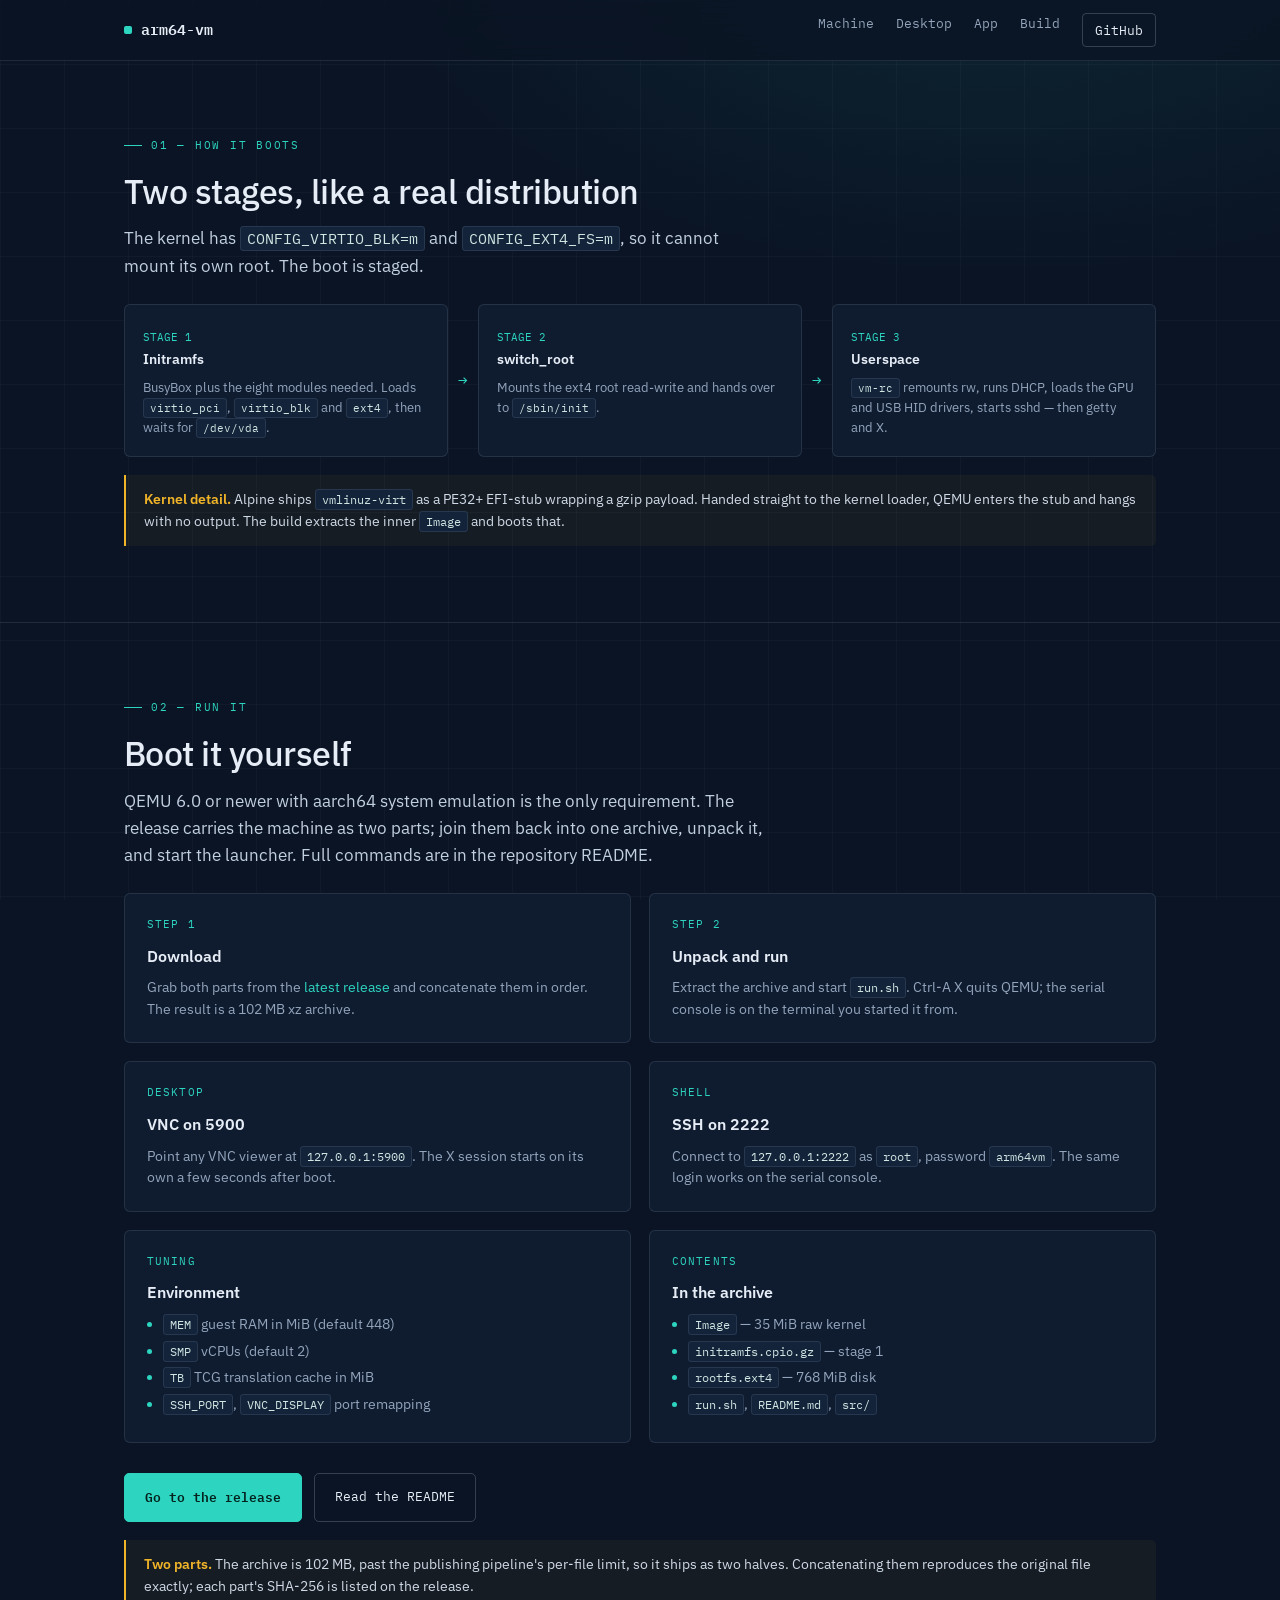
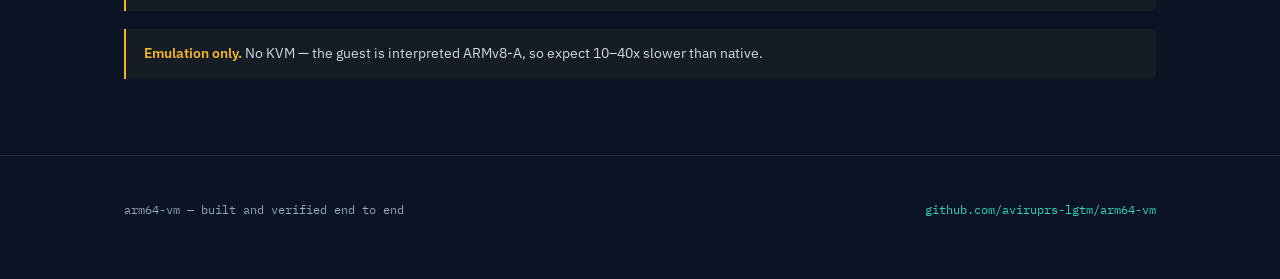
<file: build.html>
<!DOCTYPE html>
<html lang="en">
<head>
<meta charset="UTF-8">
<meta name="viewport" content="width=device-width,initial-scale=1">
<title>arm64-vm — how it boots, and how to run it</title>
<link rel="preconnect" href="https://fonts.gstatic.com" crossorigin>
<link href="https://fonts.googleapis.com/css2?family=IBM+Plex+Mono:wght@400;500;600&family=IBM+Plex+Sans:wght@300;400;500;600&display=swap" rel="stylesheet">
<link rel="stylesheet" href="assets/site.css">
</head>
<body>
<nav><div class="wrap nav-in"><span class="brand"><i></i>arm64-vm</span><div class="nav-links"><a href="index.html">Machine</a><a href="index.html#desktop">Desktop</a><a href="index.html#app">App</a><a href="build.html">Build</a><a class="nav-gh" href="https://github.com/aviruprs-lgtm/arm64-vm">GitHub</a></div></div></nav>
<section id="boot"><div class="wrap">
<div class="label">01 — how it boots</div>
<h2>Two stages, like a real distribution</h2>
<p class="lead">The kernel has <code>CONFIG_VIRTIO_BLK=m</code> and <code>CONFIG_EXT4_FS=m</code>, so it cannot mount its own root. The boot is staged.</p>
<div class="flow" style="margin-top:24px"><div class="step"><span style="font-family:var(--mono);font-size:11px;color:var(--teal)">STAGE 1</span><h3>Initramfs</h3><p>BusyBox plus the eight modules needed. Loads <code>virtio_pci</code>, <code>virtio_blk</code> and <code>ext4</code>, then waits for <code>/dev/vda</code>.</p></div><div class="arrow">→</div><div class="step"><span style="font-family:var(--mono);font-size:11px;color:var(--teal)">STAGE 2</span><h3>switch_root</h3><p>Mounts the ext4 root read-write and hands over to <code>/sbin/init</code>.</p></div><div class="arrow">→</div><div class="step"><span style="font-family:var(--mono);font-size:11px;color:var(--teal)">STAGE 3</span><h3>Userspace</h3><p><code>vm-rc</code> remounts rw, runs DHCP, loads the GPU and USB HID drivers, starts sshd — then getty and X.</p></div></div>
<div class="note"><b>Kernel detail.</b> Alpine ships <code>vmlinuz-virt</code> as a PE32+ EFI-stub wrapping a gzip payload. Handed straight to the kernel loader, QEMU enters the stub and hangs with no output. The build extracts the inner <code>Image</code> and boots that.</div>
</div></section>
<section id="run"><div class="wrap">
<div class="label">02 — run it</div>
<h2>Boot it yourself</h2>
<p class="lead">QEMU 6.0 or newer with aarch64 system emulation is the only requirement. The release carries the machine as two parts; join them back into one archive, unpack it, and start the launcher. Full commands are in the repository README.</p>
<div class="grid2" style="margin-top:24px"><div class="card"><span class="n">STEP 1</span><h3>Download</h3><p>Grab both parts from the <a href="https://github.com/aviruprs-lgtm/arm64-vm/releases/latest" style="color:var(--teal)">latest release</a> and concatenate them in order. The result is a 102 MB xz archive.</p></div><div class="card"><span class="n">STEP 2</span><h3>Unpack and run</h3><p>Extract the archive and start <code>run.sh</code>. Ctrl-A X quits QEMU; the serial console is on the terminal you started it from.</p></div></div>
<div class="grid2" style="margin-top:18px"><div class="card"><span class="n">DESKTOP</span><h3>VNC on 5900</h3><p>Point any VNC viewer at <code>127.0.0.1:5900</code>. The X session starts on its own a few seconds after boot.</p></div><div class="card"><span class="n">SHELL</span><h3>SSH on 2222</h3><p>Connect to <code>127.0.0.1:2222</code> as <code>root</code>, password <code>arm64vm</code>. The same login works on the serial console.</p></div></div>
<div class="grid2" style="margin-top:18px"><div class="card"><span class="n">TUNING</span><h3>Environment</h3><ul><li><code>MEM</code> guest RAM in MiB (default 448)</li><li><code>SMP</code> vCPUs (default 2)</li><li><code>TB</code> TCG translation cache in MiB</li><li><code>SSH_PORT</code>, <code>VNC_DISPLAY</code> port remapping</li></ul></div><div class="card"><span class="n">CONTENTS</span><h3>In the archive</h3><ul><li><code>Image</code> — 35 MiB raw kernel</li><li><code>initramfs.cpio.gz</code> — stage 1</li><li><code>rootfs.ext4</code> — 768 MiB disk</li><li><code>run.sh</code>, <code>README.md</code>, <code>src/</code></li></ul></div></div>
<div class="cta"><a class="btn btn-primary" href="https://github.com/aviruprs-lgtm/arm64-vm/releases/latest">Go to the release</a><a class="btn btn-ghost" href="https://github.com/aviruprs-lgtm/arm64-vm#readme">Read the README</a></div>
<div class="note"><b>Two parts.</b> The archive is 102 MB, past the publishing pipeline's per-file limit, so it ships as two halves. Concatenating them reproduces the original file exactly; each part's SHA-256 is listed on the release.</div>
<div class="note"><b>Emulation only.</b> No KVM — the guest is interpreted ARMv8-A, so expect 10–40x slower than native.</div>
</div></section>
<footer><div class="wrap fin"><span>arm64-vm — built and verified end to end</span><span><a href="https://github.com/aviruprs-lgtm/arm64-vm" style="color:var(--teal)">github.com/aviruprs-lgtm/arm64-vm</a></span></div></footer>
</body>
</html>
</file>
<file: assets/site.css>
:root{--bg:#0a1424;--surface:#0f1c30;--surface-2:#12233a;--border:rgba(148,163,184,.16);--border-strong:rgba(148,163,184,.30);--text:#e6edf6;--dim:#93a4bb;--teal:#2dd4bf;--teal-dim:rgba(45,212,191,.12);--amber:#f0b429;--mono:"IBM Plex Mono",ui-monospace,SFMono-Regular,Menlo,monospace;--sans:"IBM Plex Sans",-apple-system,BlinkMacSystemFont,"Segoe UI",sans-serif}
*{box-sizing:border-box}
html{scroll-behavior:smooth}
body{margin:0;background:var(--bg);color:var(--text);font-family:var(--sans);line-height:1.6;-webkit-font-smoothing:antialiased;background-image:linear-gradient(rgba(148,163,184,.045) 1px,transparent 1px),linear-gradient(90deg,rgba(148,163,184,.045) 1px,transparent 1px),radial-gradient(900px 500px at 78% -8%,rgba(45,212,191,.10),transparent 70%);background-size:64px 64px,64px 64px,100% 100%;background-attachment:fixed}
a{color:inherit;text-decoration:none}
.wrap{max-width:1080px;margin:0 auto;padding:0 24px}
nav{position:sticky;top:0;z-index:50;backdrop-filter:blur(12px);background:rgba(10,20,36,.82);border-bottom:1px solid var(--border)}
.nav-in{display:flex;align-items:center;gap:28px;height:60px}
.brand{font-family:var(--mono);font-weight:600;font-size:15px;display:flex;align-items:center;gap:9px}
.brand i{width:8px;height:8px;background:var(--teal);border-radius:2px;display:inline-block}
.nav-links{display:flex;gap:22px;margin-left:auto;font-family:var(--mono);font-size:12.5px;color:var(--dim);flex-wrap:wrap}
.nav-links a:hover{color:var(--teal)}
.nav-gh{border:1px solid var(--border-strong);padding:6px 12px;border-radius:4px;color:var(--text)}
.nav-gh:hover{border-color:var(--teal);color:var(--teal)}
.label{font-family:var(--mono);font-size:11px;letter-spacing:.16em;text-transform:uppercase;color:var(--teal);display:flex;align-items:center;gap:9px;margin-bottom:16px}
.label::before{content:"";width:18px;height:1px;background:var(--teal);display:block}
section{padding:76px 0;border-bottom:1px solid var(--border)}
h2{font-size:clamp(24px,3.4vw,34px);font-weight:500;margin:0 0 14px;letter-spacing:-.015em;line-height:1.2}
h3{font-size:16px;font-weight:600;margin:0 0 8px}
p{margin:0 0 14px;color:var(--dim)}
p.lead{font-size:17px;color:#c2cfe0;max-width:64ch}
code{font-family:var(--mono);font-size:.88em;background:var(--surface-2);padding:2px 6px;border-radius:3px;color:#cfe6e2;border:1px solid var(--border)}
header{padding:88px 0 72px;border-bottom:1px solid var(--border)}
h1{font-size:clamp(34px,5.6vw,58px);font-weight:500;line-height:1.06;letter-spacing:-.03em;margin:0 0 22px;max-width:19ch}
h1 em{font-style:normal;color:var(--teal)}
.cta{display:flex;gap:12px;flex-wrap:wrap;margin:30px 0 0}
.btn{font-family:var(--mono);font-size:13px;padding:13px 20px;border-radius:5px;border:1px solid var(--border-strong);display:inline-flex;align-items:center;gap:10px;transition:transform .15s,border-color .15s,background .15s}
.btn:hover{transform:translateY(-1px)}
.btn-primary{background:var(--teal);color:#04211d;border-color:var(--teal);font-weight:600}
.btn-primary:hover{background:#4ae3cf}
.btn-ghost:hover{border-color:var(--teal);color:var(--teal)}
.btn small{font-size:11px;opacity:.7;font-weight:400}
.stats{display:grid;grid-template-columns:repeat(4,1fr);gap:1px;background:var(--border);border:1px solid var(--border);border-radius:6px;overflow:hidden;margin-top:52px}
.stat{background:var(--surface);padding:18px 20px}
.stat b{display:block;font-family:var(--mono);font-size:19px;font-weight:500;letter-spacing:-.02em}
.stat span{font-family:var(--mono);font-size:10.5px;letter-spacing:.1em;text-transform:uppercase;color:var(--dim)}
.tablewrap{overflow-x:auto;border:1px solid var(--border);border-radius:6px}
table{width:100%;border-collapse:collapse;font-size:14px;min-width:520px}
th{text-align:left;font-family:var(--mono);font-size:10.5px;letter-spacing:.12em;text-transform:uppercase;color:var(--dim);font-weight:500;padding:12px 16px;background:var(--surface-2);border-bottom:1px solid var(--border)}
td{padding:12px 16px;border-bottom:1px solid var(--border);vertical-align:top}
tr:last-child td{border-bottom:none}
tbody tr:nth-child(even){background:rgba(148,163,184,.028)}
tbody tr:hover{background:var(--teal-dim)}
td:first-child{font-family:var(--mono);font-size:12.5px;color:var(--dim);white-space:nowrap}
td code{background:transparent;border:none;padding:0;color:#cfe6e2}
.grid2{display:grid;grid-template-columns:1fr 1fr;gap:18px}
.grid3{display:grid;grid-template-columns:repeat(3,1fr);gap:18px}
.card{background:var(--surface);border:1px solid var(--border);border-radius:6px;padding:22px;min-width:0}
.card .n{font-family:var(--mono);font-size:11px;color:var(--teal);letter-spacing:.1em;display:block;margin-bottom:10px}
.card p{margin:0;font-size:13.5px}
.card ul{margin:8px 0 0;padding-left:16px;color:var(--dim);font-size:13.5px}
.card li{margin-bottom:5px}
.card li::marker{color:var(--teal)}
figure{margin:0}
.shot{border:1px solid var(--border-strong);border-radius:6px;overflow:hidden;background:#0f172a;box-shadow:0 24px 60px -30px rgba(0,0,0,.9)}
.shot img{display:block;width:100%;height:auto}
figcaption{font-family:var(--mono);font-size:11.5px;color:var(--dim);margin-top:12px;display:flex;gap:10px;align-items:baseline}
figcaption b{color:var(--teal);font-weight:500}
pre{background:#08111f;border:1px solid var(--border);border-radius:6px;padding:16px 18px;overflow-x:auto;font-family:var(--mono);font-size:12.5px;line-height:1.75;color:#c6d4e4;margin:0}
pre .c{color:#5b7089}
.codehead{font-family:var(--mono);font-size:11px;color:var(--dim);letter-spacing:.08em;padding:9px 18px;border:1px solid var(--border);border-bottom:none;border-radius:6px 6px 0 0;background:var(--surface-2);text-transform:uppercase}
.codehead+pre{border-radius:0 0 6px 6px}
.flow{display:grid;grid-template-columns:1fr auto 1fr auto 1fr;align-items:stretch;margin-top:8px}
.flow .step{background:var(--surface);border:1px solid var(--border);border-radius:6px;padding:18px;min-width:0}
.flow .step h3{font-size:14px;margin-bottom:6px}
.flow .step p{font-size:12.5px;margin:0}
.flow .arrow{display:flex;align-items:center;justify-content:center;color:var(--teal);font-family:var(--mono);padding:0 10px;font-size:16px}
.note{border-left:2px solid var(--amber);background:rgba(240,180,41,.05);padding:14px 18px;border-radius:0 5px 5px 0;font-size:13.5px;color:#cfd9e6;margin-top:18px}
.note b{color:var(--amber);font-weight:600}
.hash{font-family:var(--mono);font-size:11px;color:var(--dim);word-break:break-all;background:var(--surface-2);border:1px solid var(--border);border-radius:4px;padding:10px 12px;display:block;margin-top:12px}
footer{padding:44px 0 60px;font-family:var(--mono);font-size:12px;color:var(--dim)}
footer .fin{display:flex;justify-content:space-between;gap:20px;flex-wrap:wrap}
@media (max-width:820px){.stats{grid-template-columns:1fr 1fr}.grid2,.grid3{grid-template-columns:1fr}.flow{grid-template-columns:1fr}.flow .arrow{padding:6px 0;transform:rotate(90deg)}.nav-links{gap:14px;font-size:11.5px}section{padding:56px 0}}
@media (prefers-reduced-motion:reduce){*{transition:none!important;scroll-behavior:auto!important}}
</file>
